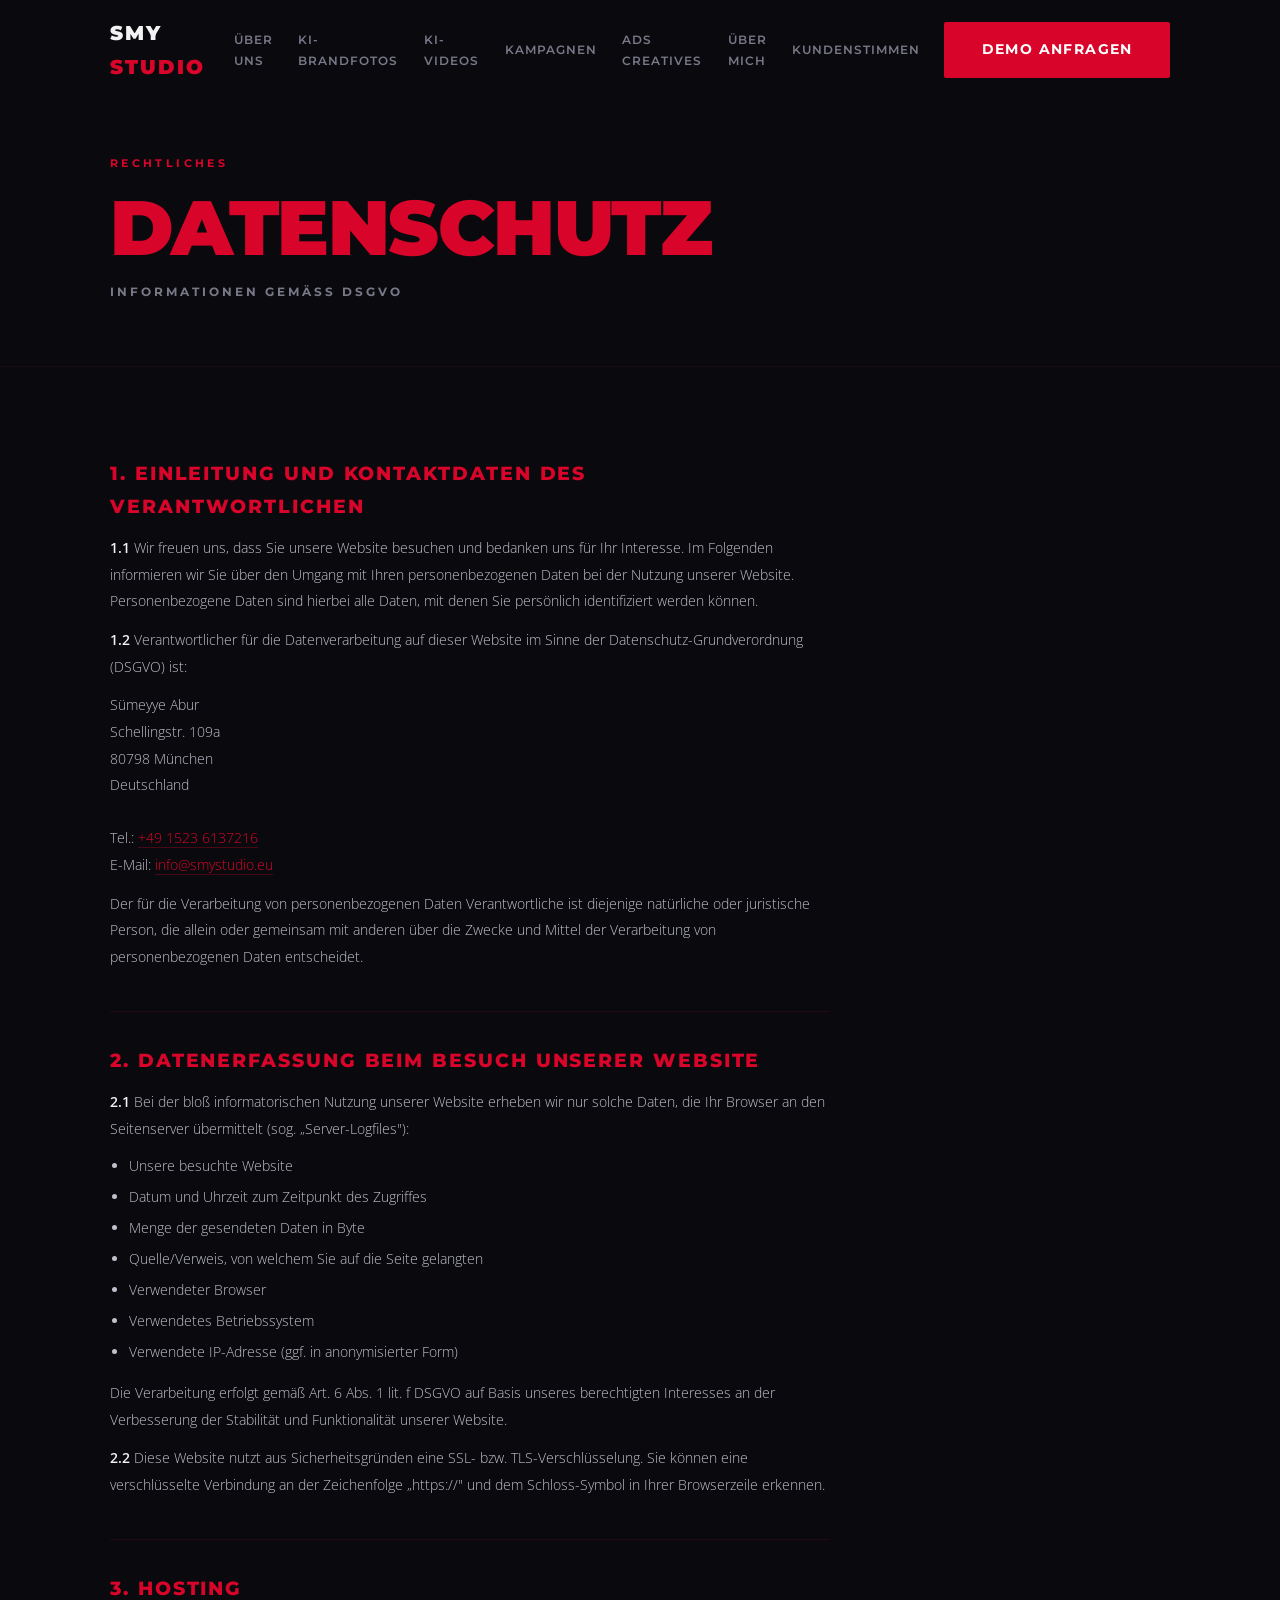
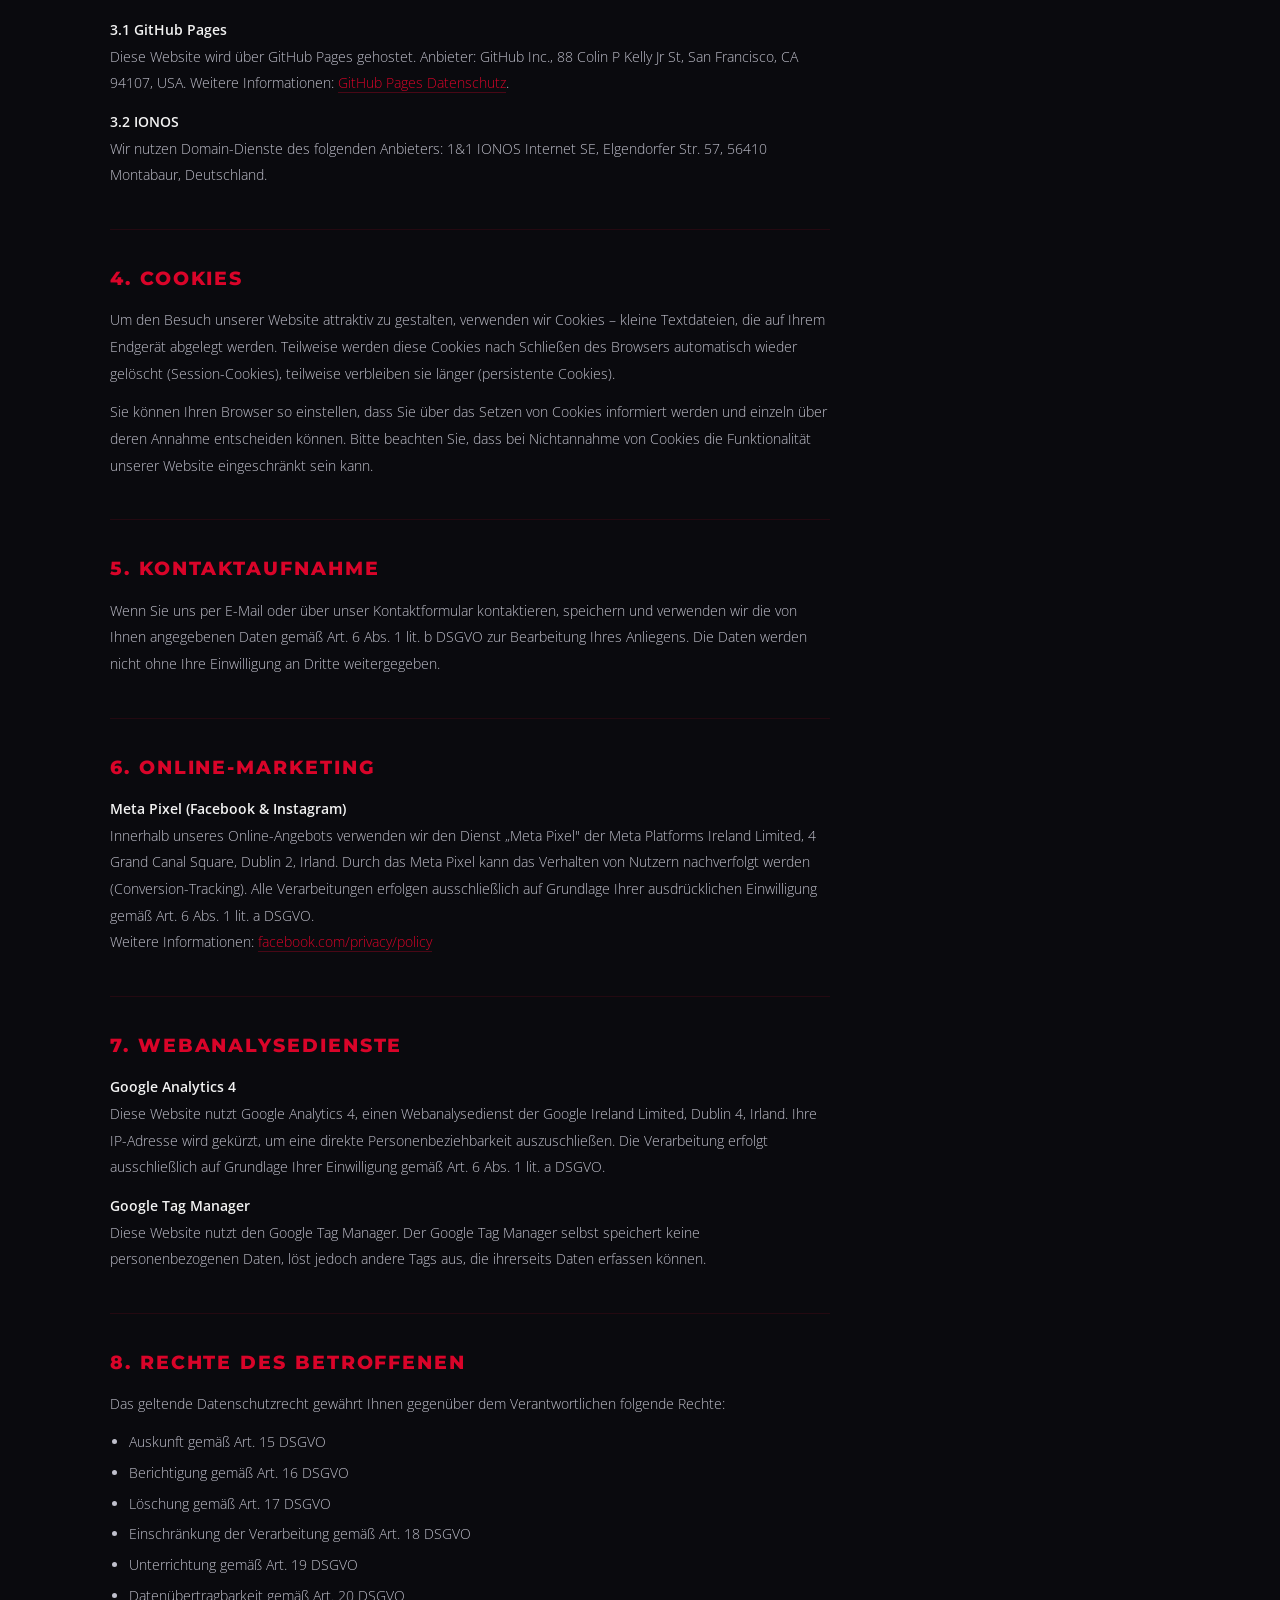
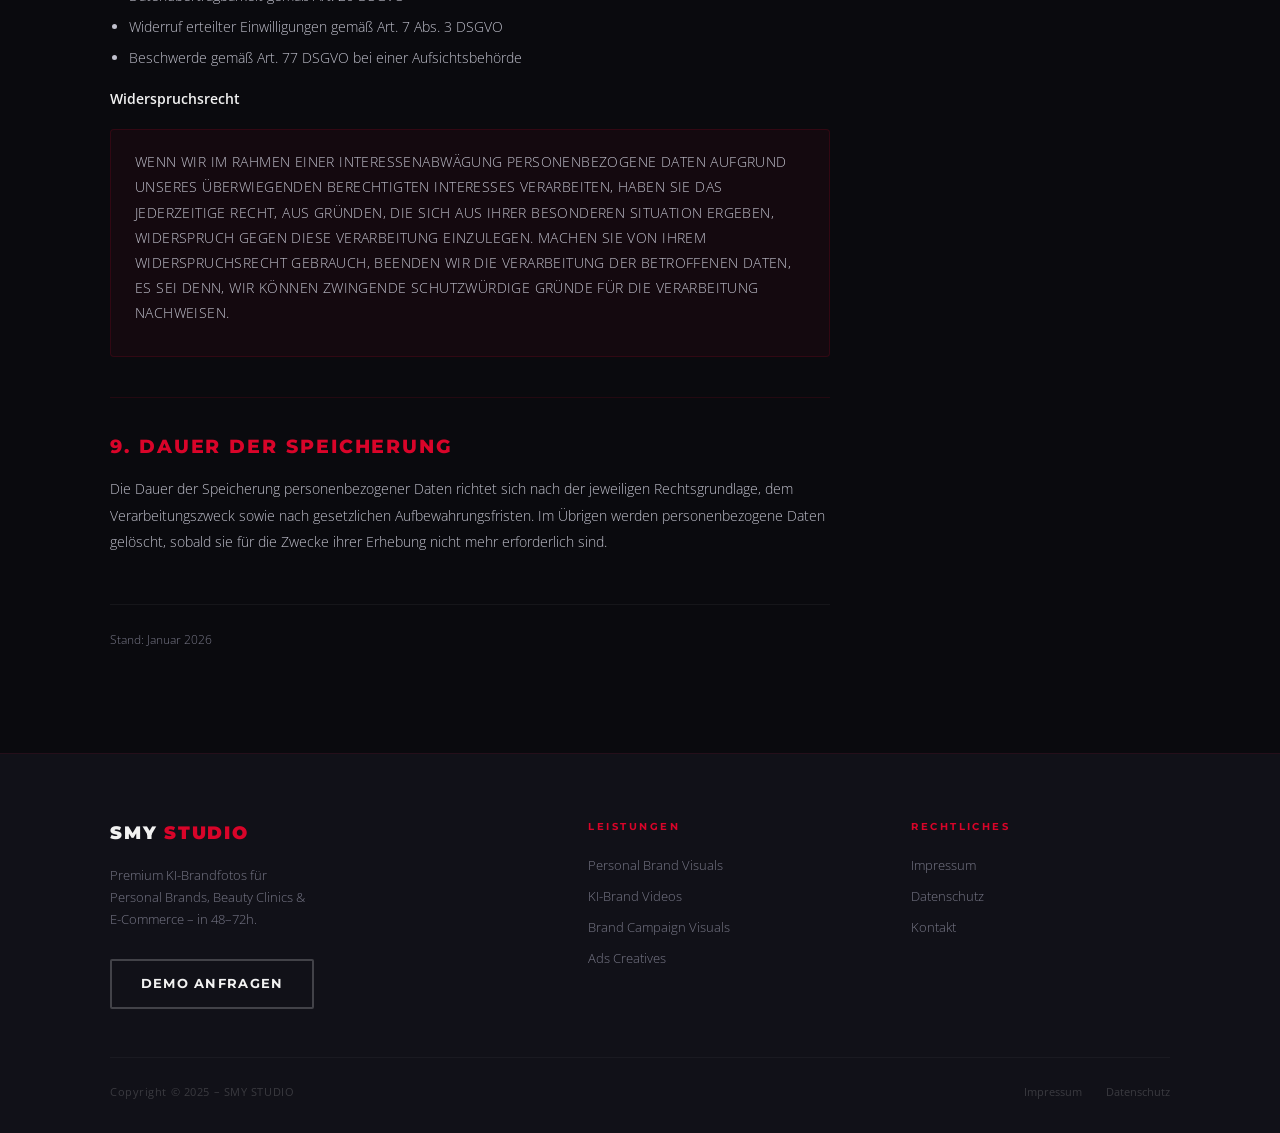
<file: datenschutz.html>
<!DOCTYPE html>
<html lang="de">
<head>
  <meta charset="UTF-8">
  <meta name="viewport" content="width=device-width, initial-scale=1.0">
  <title>Datenschutz – SMY STUDIO</title>
  <meta name="description" content="Datenschutzerklärung – SMY STUDIO, KI-Brandfotos & KI-Videos, München.">
  <link rel="preconnect" href="https://fonts.googleapis.com">
  <link rel="preconnect" href="https://fonts.gstatic.com" crossorigin>
  <link href="https://fonts.googleapis.com/css2?family=Montserrat:wght@400;500;600;700;800;900&family=Open+Sans:ital,wght@0,300;0,400;0,600;1,300;1,400&display=swap" rel="stylesheet">
  <link rel="stylesheet" href="style.css">
</head>
<body>

  <div id="header-placeholder"></div>

  <!-- ══ HERO ══ -->
  <section class="imp-hero">
    <div class="wrap">
      <span class="section-label">Rechtliches</span>
      <h1>Datenschutz</h1>
      <p>Informationen gemäß DSGVO</p>
    </div>
  </section>

  <!-- ══ INHALT ══ -->
  <section class="imp-body">
    <div class="wrap">
      <div class="imp-content">

        <h2>1. Einleitung und Kontaktdaten des Verantwortlichen</h2>
        <p><strong>1.1</strong> Wir freuen uns, dass Sie unsere Website besuchen und bedanken uns für Ihr Interesse. Im Folgenden informieren wir Sie über den Umgang mit Ihren personenbezogenen Daten bei der Nutzung unserer Website. Personenbezogene Daten sind hierbei alle Daten, mit denen Sie persönlich identifiziert werden können.</p>
        <p><strong>1.2</strong> Verantwortlicher für die Datenverarbeitung auf dieser Website im Sinne der Datenschutz-Grundverordnung (DSGVO) ist:</p>
        <p>
          Sümeyye Abur<br>
          Schellingstr. 109a<br>
          80798 München<br>
          Deutschland<br><br>
          Tel.: <a href="tel:+4915236137216">+49 1523 6137216</a><br>
          E-Mail: <a href="mailto:info@smystudio.eu">info@smystudio.eu</a>
        </p>
        <p>Der für die Verarbeitung von personenbezogenen Daten Verantwortliche ist diejenige natürliche oder juristische Person, die allein oder gemeinsam mit anderen über die Zwecke und Mittel der Verarbeitung von personenbezogenen Daten entscheidet.</p>

        <h2>2. Datenerfassung beim Besuch unserer Website</h2>
        <p><strong>2.1</strong> Bei der bloß informatorischen Nutzung unserer Website erheben wir nur solche Daten, die Ihr Browser an den Seitenserver übermittelt (sog. „Server-Logfiles"):</p>
        <ul>
          <li>Unsere besuchte Website</li>
          <li>Datum und Uhrzeit zum Zeitpunkt des Zugriffes</li>
          <li>Menge der gesendeten Daten in Byte</li>
          <li>Quelle/Verweis, von welchem Sie auf die Seite gelangten</li>
          <li>Verwendeter Browser</li>
          <li>Verwendetes Betriebssystem</li>
          <li>Verwendete IP-Adresse (ggf. in anonymisierter Form)</li>
        </ul>
        <p>Die Verarbeitung erfolgt gemäß Art. 6 Abs. 1 lit. f DSGVO auf Basis unseres berechtigten Interesses an der Verbesserung der Stabilität und Funktionalität unserer Website.</p>
        <p><strong>2.2</strong> Diese Website nutzt aus Sicherheitsgründen eine SSL- bzw. TLS-Verschlüsselung. Sie können eine verschlüsselte Verbindung an der Zeichenfolge „https://" und dem Schloss-Symbol in Ihrer Browserzeile erkennen.</p>

        <h2>3. Hosting</h2>
        <p><strong>3.1 GitHub Pages</strong><br>
        Diese Website wird über GitHub Pages gehostet. Anbieter: GitHub Inc., 88 Colin P Kelly Jr St, San Francisco, CA 94107, USA. Weitere Informationen: <a href="https://docs.github.com/en/pages/getting-started-with-github-pages/about-github-pages#data-collection" target="_blank" rel="noopener">GitHub Pages Datenschutz</a>.</p>
        <p><strong>3.2 IONOS</strong><br>
        Wir nutzen Domain-Dienste des folgenden Anbieters: 1&1 IONOS Internet SE, Elgendorfer Str. 57, 56410 Montabaur, Deutschland.</p>

        <h2>4. Cookies</h2>
        <p>Um den Besuch unserer Website attraktiv zu gestalten, verwenden wir Cookies – kleine Textdateien, die auf Ihrem Endgerät abgelegt werden. Teilweise werden diese Cookies nach Schließen des Browsers automatisch wieder gelöscht (Session-Cookies), teilweise verbleiben sie länger (persistente Cookies).</p>
        <p>Sie können Ihren Browser so einstellen, dass Sie über das Setzen von Cookies informiert werden und einzeln über deren Annahme entscheiden können. Bitte beachten Sie, dass bei Nichtannahme von Cookies die Funktionalität unserer Website eingeschränkt sein kann.</p>

        <h2>5. Kontaktaufnahme</h2>
        <p>Wenn Sie uns per E-Mail oder über unser Kontaktformular kontaktieren, speichern und verwenden wir die von Ihnen angegebenen Daten gemäß Art. 6 Abs. 1 lit. b DSGVO zur Bearbeitung Ihres Anliegens. Die Daten werden nicht ohne Ihre Einwilligung an Dritte weitergegeben.</p>

        <h2>6. Online-Marketing</h2>
        <p><strong>Meta Pixel (Facebook & Instagram)</strong><br>
        Innerhalb unseres Online-Angebots verwenden wir den Dienst „Meta Pixel" der Meta Platforms Ireland Limited, 4 Grand Canal Square, Dublin 2, Irland. Durch das Meta Pixel kann das Verhalten von Nutzern nachverfolgt werden (Conversion-Tracking). Alle Verarbeitungen erfolgen ausschließlich auf Grundlage Ihrer ausdrücklichen Einwilligung gemäß Art. 6 Abs. 1 lit. a DSGVO.<br>
        Weitere Informationen: <a href="https://www.facebook.com/privacy/policy" target="_blank" rel="noopener">facebook.com/privacy/policy</a></p>

        <h2>7. Webanalysedienste</h2>
        <p><strong>Google Analytics 4</strong><br>
        Diese Website nutzt Google Analytics 4, einen Webanalysedienst der Google Ireland Limited, Dublin 4, Irland. Ihre IP-Adresse wird gekürzt, um eine direkte Personenbeziehbarkeit auszuschließen. Die Verarbeitung erfolgt ausschließlich auf Grundlage Ihrer Einwilligung gemäß Art. 6 Abs. 1 lit. a DSGVO.</p>
        <p><strong>Google Tag Manager</strong><br>
        Diese Website nutzt den Google Tag Manager. Der Google Tag Manager selbst speichert keine personenbezogenen Daten, löst jedoch andere Tags aus, die ihrerseits Daten erfassen können.</p>

        <h2>8. Rechte des Betroffenen</h2>
        <p>Das geltende Datenschutzrecht gewährt Ihnen gegenüber dem Verantwortlichen folgende Rechte:</p>
        <ul>
          <li>Auskunft gemäß Art. 15 DSGVO</li>
          <li>Berichtigung gemäß Art. 16 DSGVO</li>
          <li>Löschung gemäß Art. 17 DSGVO</li>
          <li>Einschränkung der Verarbeitung gemäß Art. 18 DSGVO</li>
          <li>Unterrichtung gemäß Art. 19 DSGVO</li>
          <li>Datenübertragbarkeit gemäß Art. 20 DSGVO</li>
          <li>Widerruf erteilter Einwilligungen gemäß Art. 7 Abs. 3 DSGVO</li>
          <li>Beschwerde gemäß Art. 77 DSGVO bei einer Aufsichtsbehörde</li>
        </ul>
        <p><strong>Widerspruchsrecht</strong></p>
        <div class="imp-widerspruch">
          <p>WENN WIR IM RAHMEN EINER INTERESSENABWÄGUNG PERSONENBEZOGENE DATEN AUFGRUND UNSERES ÜBERWIEGENDEN BERECHTIGTEN INTERESSES VERARBEITEN, HABEN SIE DAS JEDERZEITIGE RECHT, AUS GRÜNDEN, DIE SICH AUS IHRER BESONDEREN SITUATION ERGEBEN, WIDERSPRUCH GEGEN DIESE VERARBEITUNG EINZULEGEN. MACHEN SIE VON IHREM WIDERSPRUCHSRECHT GEBRAUCH, BEENDEN WIR DIE VERARBEITUNG DER BETROFFENEN DATEN, ES SEI DENN, WIR KÖNNEN ZWINGENDE SCHUTZWÜRDIGE GRÜNDE FÜR DIE VERARBEITUNG NACHWEISEN.</p>
        </div>

        <h2>9. Dauer der Speicherung</h2>
        <p>Die Dauer der Speicherung personenbezogener Daten richtet sich nach der jeweiligen Rechtsgrundlage, dem Verarbeitungszweck sowie nach gesetzlichen Aufbewahrungsfristen. Im Übrigen werden personenbezogene Daten gelöscht, sobald sie für die Zwecke ihrer Erhebung nicht mehr erforderlich sind.</p>

        <p class="imp-stand">Stand: Januar 2026</p>

      </div>
    </div>
  </section>

  <div id="footer-placeholder"></div>

  <script src="main.js"></script>
</body>
</html>
</file>
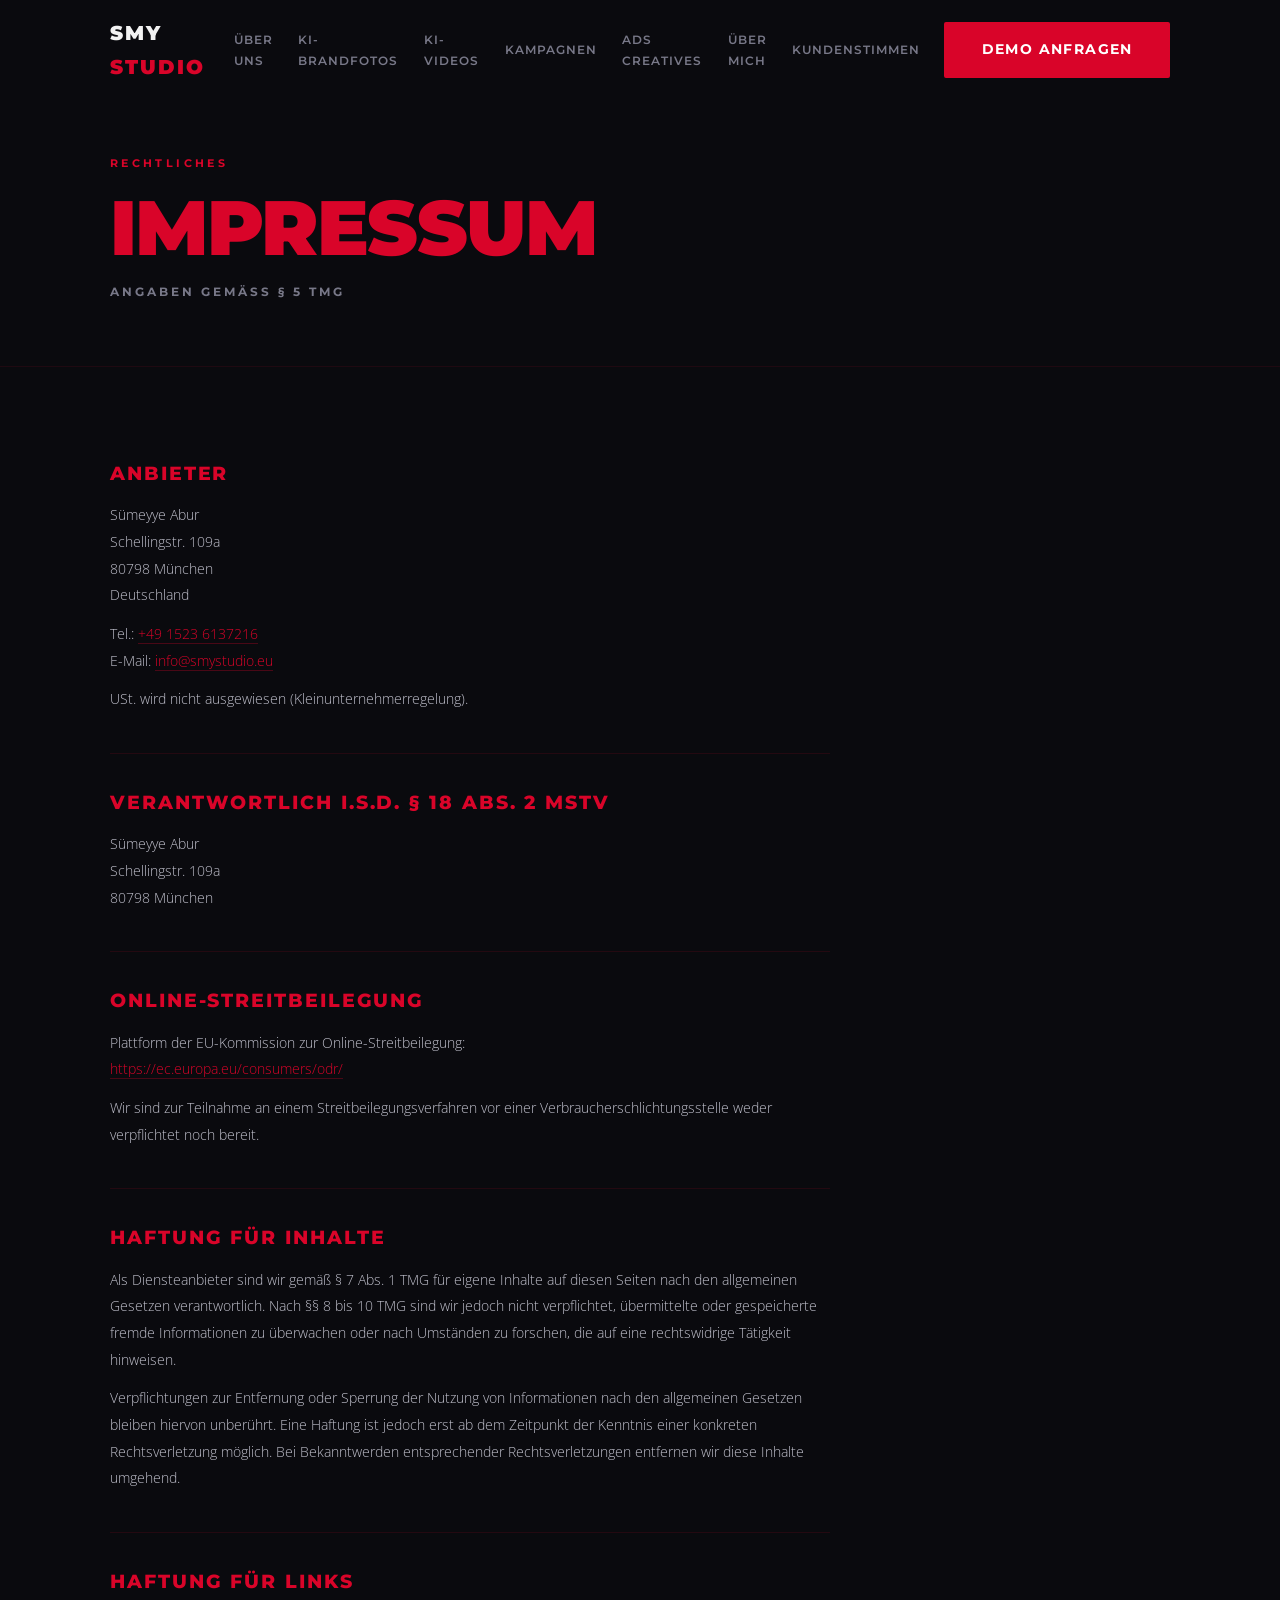
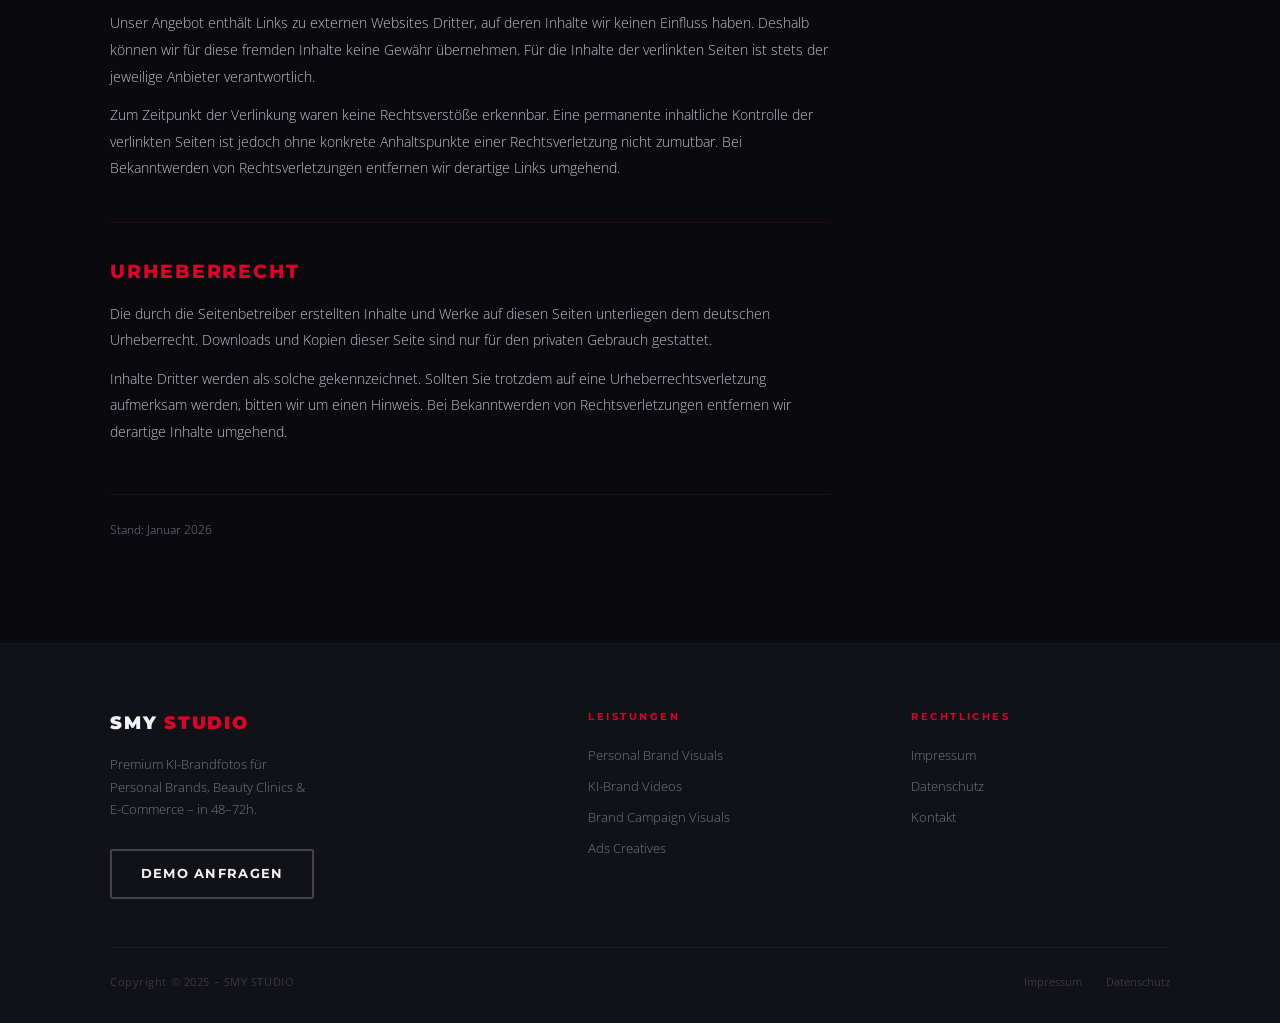
<file: impressum.html>
<!DOCTYPE html>
<html lang="de">
<head>
  <meta charset="UTF-8">
  <meta name="viewport" content="width=device-width, initial-scale=1.0">
  <title>Impressum – SMY STUDIO</title>
  <meta name="description" content="Impressum – SMY STUDIO, KI-Brandfotos & KI-Videos, München.">
  <link rel="preconnect" href="https://fonts.googleapis.com">
  <link rel="preconnect" href="https://fonts.gstatic.com" crossorigin>
  <link href="https://fonts.googleapis.com/css2?family=Montserrat:wght@400;500;600;700;800;900&family=Open+Sans:ital,wght@0,300;0,400;0,600;1,300;1,400&display=swap" rel="stylesheet">
  <link rel="stylesheet" href="style.css">
</head>
<body>

  <div id="header-placeholder"></div>

  <!-- ══ HERO ══ -->
  <section class="imp-hero">
    <div class="wrap">
      <span class="section-label">Rechtliches</span>
      <h1>Impressum</h1>
      <p>Angaben gemäß § 5 TMG</p>
    </div>
  </section>

  <!-- ══ INHALT ══ -->
  <section class="imp-body">
    <div class="wrap">
      <div class="imp-content">

        <h2>Anbieter</h2>
        <p>
          Sümeyye Abur<br>
          Schellingstr. 109a<br>
          80798 München<br>
          Deutschland
        </p>
        <p>
          Tel.: <a href="tel:+4915236137216">+49 1523 6137216</a><br>
          E-Mail: <a href="mailto:info@smystudio.eu">info@smystudio.eu</a>
        </p>
        <p>USt. wird nicht ausgewiesen (Kleinunternehmerregelung).</p>

        <h2>Verantwortlich i.S.d. § 18 Abs. 2 MStV</h2>
        <p>
          Sümeyye Abur<br>
          Schellingstr. 109a<br>
          80798 München
        </p>

        <h2>Online-Streitbeilegung</h2>
        <p>
          Plattform der EU-Kommission zur Online-Streitbeilegung:<br>
          <a href="https://ec.europa.eu/consumers/odr/" target="_blank" rel="noopener">https://ec.europa.eu/consumers/odr/</a>
        </p>
        <p>Wir sind zur Teilnahme an einem Streitbeilegungsverfahren vor einer Verbraucherschlichtungsstelle weder verpflichtet noch bereit.</p>

        <h2>Haftung für Inhalte</h2>
        <p>Als Diensteanbieter sind wir gemäß § 7 Abs. 1 TMG für eigene Inhalte auf diesen Seiten nach den allgemeinen Gesetzen verantwortlich. Nach §§ 8 bis 10 TMG sind wir jedoch nicht verpflichtet, übermittelte oder gespeicherte fremde Informationen zu überwachen oder nach Umständen zu forschen, die auf eine rechtswidrige Tätigkeit hinweisen.</p>
        <p>Verpflichtungen zur Entfernung oder Sperrung der Nutzung von Informationen nach den allgemeinen Gesetzen bleiben hiervon unberührt. Eine Haftung ist jedoch erst ab dem Zeitpunkt der Kenntnis einer konkreten Rechtsverletzung möglich. Bei Bekanntwerden entsprechender Rechtsverletzungen entfernen wir diese Inhalte umgehend.</p>

        <h2>Haftung für Links</h2>
        <p>Unser Angebot enthält Links zu externen Websites Dritter, auf deren Inhalte wir keinen Einfluss haben. Deshalb können wir für diese fremden Inhalte keine Gewähr übernehmen. Für die Inhalte der verlinkten Seiten ist stets der jeweilige Anbieter verantwortlich.</p>
        <p>Zum Zeitpunkt der Verlinkung waren keine Rechtsverstöße erkennbar. Eine permanente inhaltliche Kontrolle der verlinkten Seiten ist jedoch ohne konkrete Anhaltspunkte einer Rechtsverletzung nicht zumutbar. Bei Bekanntwerden von Rechtsverletzungen entfernen wir derartige Links umgehend.</p>

        <h2>Urheberrecht</h2>
        <p>Die durch die Seitenbetreiber erstellten Inhalte und Werke auf diesen Seiten unterliegen dem deutschen Urheberrecht. Downloads und Kopien dieser Seite sind nur für den privaten Gebrauch gestattet.</p>
        <p>Inhalte Dritter werden als solche gekennzeichnet. Sollten Sie trotzdem auf eine Urheberrechtsverletzung aufmerksam werden, bitten wir um einen Hinweis. Bei Bekanntwerden von Rechtsverletzungen entfernen wir derartige Inhalte umgehend.</p>

        <p class="imp-stand">Stand: Januar 2026</p>

      </div>
    </div>
  </section>

  <div id="footer-placeholder"></div>

  <script src="main.js"></script>
</body>
</html>
</file>
<file: style.css>
/* ══ RESET ══ */
*,*::before,*::after{box-sizing:border-box;margin:0;padding:0}
:root{
  --r:#d90429;--r2:#a8001e;--rg:rgba(217,4,41,.12);
  --bk:#0a0a0e;--bk2:#111118;--bk3:#18181f;
  --w:#f2f2f2;--w2:#c0c0cc;--w3:#787888;
  --h:'Montserrat',sans-serif;--b:'Open Sans',sans-serif;
  --ease:cubic-bezier(.25,.46,.45,.94);
}
html{scroll-behavior:smooth}
body{background:var(--bk);color:var(--w);font-family:var(--b);line-height:1.7;overflow-x:hidden}
a{color:inherit;text-decoration:none}ul{list-style:none}
.wrap{max-width:1140px;margin:0 auto;padding:0 clamp(1.25rem,4vw,2.5rem)}
p{font-size:clamp(.95rem,1.15vw,1.02rem);line-height:1.8;font-weight:300;color:var(--w2)}

/* ── REVEAL ── */
.rv{opacity:0;transform:translateY(22px);transition:opacity .65s var(--ease),transform .65s var(--ease)}
.rv.on{opacity:1;transform:translateY(0)}
.d1{transition-delay:.12s}.d2{transition-delay:.22s}.d3{transition-delay:.34s}.d4{transition-delay:.46s}

/* ── BUTTONS ── */
.btn{display:inline-flex;align-items:center;gap:.5rem;font-family:var(--h);font-size:.88rem;font-weight:700;letter-spacing:.1em;text-transform:uppercase;padding:.9rem 2.2rem;border-radius:2px;cursor:pointer;transition:all .2s var(--ease);border:2px solid transparent;white-space:nowrap}
.btn-r{background:var(--r);color:#fff;border-color:var(--r)}
.btn-r:hover{background:var(--r2);border-color:var(--r2);transform:translateY(-2px);box-shadow:0 8px 28px var(--rg)}
.btn-ol{background:transparent;color:var(--w);border-color:rgba(242,242,242,.22)}
.btn-ol:hover{border-color:var(--r);color:var(--r)}
.cta-block{display:flex;flex-wrap:wrap;align-items:center;gap:1.2rem;margin-top:2rem}
.cta-meta{display:flex;flex-direction:column;gap:.2rem}
.cta-meta span{font-size:.75rem;color:var(--w3);letter-spacing:.04em}
.cta-meta span:first-child{font-family:var(--h);font-size:.8rem;font-weight:700;color:var(--w2)}

/* ── HEADER ── */
#hdr{position:fixed;top:0;left:0;right:0;z-index:999;padding:1rem 0;transition:background .35s,padding .3s,border-color .35s;border-bottom:1px solid transparent}
#hdr.sc{background:rgba(10,10,14,.96);backdrop-filter:blur(20px);-webkit-backdrop-filter:blur(20px);padding:.65rem 0;border-bottom-color:rgba(217,4,41,.15)}
.hi{display:flex;align-items:center;justify-content:space-between;gap:1.5rem}
.logo{font-family:var(--h);font-size:1.25rem;font-weight:900;letter-spacing:.1em;text-transform:uppercase}
.logo em{color:var(--r);font-style:normal}
.nd{display:flex;align-items:center;gap:1.6rem}
.nd a{font-family:var(--h);font-size:.78rem;font-weight:600;letter-spacing:.08em;text-transform:uppercase;color:var(--w3);transition:color .2s}
.nd a:hover{color:var(--r)}
.brg{display:none;flex-direction:column;gap:5px;cursor:pointer;background:none;border:none;padding:4px}
.brg span{display:block;width:24px;height:2px;background:var(--w);transition:all .3s}
.brg.on span:nth-child(1){transform:translateY(7px) rotate(45deg)}
.brg.on span:nth-child(2){opacity:0}
.brg.on span:nth-child(3){transform:translateY(-7px) rotate(-45deg)}
.dov{position:fixed;inset:0;background:rgba(0,0,0,.85);z-index:998;opacity:0;pointer-events:none;transition:opacity .35s}
.dov.on{opacity:1;pointer-events:all}
.drw{position:fixed;top:0;right:-100%;bottom:0;width:min(300px,88vw);background:var(--bk2);border-left:1px solid rgba(217,4,41,.15);z-index:999;transition:right .38s var(--ease);padding:5rem 2rem 2rem;display:flex;flex-direction:column;gap:1rem}
.drw.on{right:0}
.drw a{font-family:var(--h);font-size:1.5rem;font-weight:700;text-transform:uppercase;color:var(--w);border-bottom:1px solid rgba(255,255,255,.06);padding-bottom:.8rem;transition:color .2s}
.drw a:hover{color:var(--r)}

/* ══════════════════════════
   HERO – wie TPA: zentriert, riesiges H1 in ROT, Tagline, dann großes Bild
══════════════════════════ */
#hero{
  min-height:100vh;padding-top:80px;
  background:var(--bk);
  display:flex;flex-direction:column;
  align-items:center;justify-content:center;
  text-align:center;
  position:relative;overflow:hidden;
}
/* subtle radial glow wie TPA */
#hero::before{
  content:'';position:absolute;inset:0;
  background:radial-gradient(ellipse 80% 60% at 50% 60%,rgba(217,4,41,.07) 0%,transparent 70%);
  pointer-events:none;
}
.hero-inner{
  position:relative;z-index:1;
  display:flex;flex-direction:column;
  align-items:center;
  width:100%;
}
.hero-h1{
  font-family:var(--h);
  font-size:clamp(2.8rem,8vw,8rem);
  font-weight:900;
  line-height:.95;
  text-transform:uppercase;
  letter-spacing:-.02em;
  color:var(--r);
  margin-bottom:1rem;
  padding:0 clamp(1rem,4vw,2rem);
}
.hero-tagline{
  font-family:var(--h);
  font-size:clamp(.85rem,1.6vw,1.15rem);
  font-weight:700;
  letter-spacing:.12em;
  text-transform:uppercase;
  color:var(--r);
  margin-bottom:1.4rem;
}
.hero-wlwl{
  font-family:var(--h);
  font-size:clamp(.8rem,1.2vw,.95rem);
  font-weight:700;
  letter-spacing:.22em;
  text-transform:uppercase;
  color:var(--w2);
  margin-bottom:clamp(2rem,4vw,3.5rem);
}
/* Das große Bild / Mockup */
.hero-mockup{
  width:100%;
  max-width:900px;
  margin:0 auto;
  position:relative;
}
.hero-mockup-inner{
  width:100%;
  aspect-ratio:16/9;
  background:linear-gradient(145deg,#0d0005 0%,#1e0008 30%,#150010 60%,#080008 100%);
  border-radius:6px;
  position:relative;
  overflow:hidden;
  box-shadow:0 40px 120px rgba(0,0,0,.8),0 0 0 1px rgba(217,4,41,.08);
}
/* Glow unter dem Mockup */
.hero-mockup::after{
  content:'';
  position:absolute;
  bottom:-60px;left:50%;transform:translateX(-50%);
  width:70%;height:60px;
  background:radial-gradient(ellipse,rgba(217,4,41,.2) 0%,transparent 70%);
  filter:blur(20px);
  pointer-events:none;
}
/* Mockup Inhalt: Social-Media-Karten-Mockup wie TPA */
.mockup-cards{
  position:absolute;inset:0;
  display:flex;align-items:center;justify-content:center;
  gap:clamp(.5rem,2vw,1.5rem);
  padding:clamp(1rem,3vw,2.5rem);
}
.mock-card{
  background:rgba(255,255,255,.96);
  border-radius:8px;
  flex:1;
  max-width:260px;
  overflow:hidden;
  box-shadow:0 8px 32px rgba(0,0,0,.6);
  transform-origin:center;
}
.mock-card:nth-child(1){transform:rotate(-4deg) translateY(8px);z-index:1}
.mock-card:nth-child(2){transform:rotate(0deg) translateY(-10px);z-index:3;flex:1.2}
.mock-card:nth-child(3){transform:rotate(3deg) translateY(6px);z-index:2}
.mock-card-hd{
  background:#f5f5f5;
  padding:.5rem .7rem;
  display:flex;align-items:center;gap:.5rem;
  border-bottom:1px solid #e8e8e8;
}
.mock-av{
  width:28px;height:28px;border-radius:50%;
  background:linear-gradient(135deg,var(--r),#ff6b6b);
  flex-shrink:0;display:flex;align-items:center;justify-content:center;
  font-family:var(--h);font-size:.5rem;font-weight:900;color:#fff;
}
.mock-uname{font-family:var(--h);font-size:.6rem;font-weight:700;color:#111;line-height:1.2}
.mock-sub{font-size:.48rem;color:#888;font-family:sans-serif}
.mock-body{padding:.6rem .7rem}
.mock-stat{font-family:var(--h);font-size:1rem;font-weight:900;color:#111;line-height:1}
.mock-stat-l{font-size:.48rem;color:#666;font-family:sans-serif;margin-top:.1rem}
.mock-img{width:100%;height:55px;background:linear-gradient(135deg,rgba(217,4,41,.15),rgba(217,4,41,.05));position:relative;overflow:hidden;margin-top:.4rem;border-radius:3px}
.mock-img::after{content:'';position:absolute;inset:0;background:linear-gradient(135deg,rgba(217,4,41,.2),transparent)}
.mock-btn{
  display:block;margin:.5rem .7rem .6rem;
  background:var(--r);color:#fff;
  font-family:var(--h);font-size:.55rem;font-weight:700;
  letter-spacing:.05em;text-transform:uppercase;
  padding:.3rem .6rem;border-radius:3px;text-align:center;
}
/* SMY Studio Logo watermark im Mockup */
.mockup-wm{
  position:absolute;bottom:1.2rem;left:50%;transform:translateX(-50%);
  font-family:var(--h);font-size:clamp(.6rem,1.2vw,.85rem);font-weight:900;
  letter-spacing:.3em;text-transform:uppercase;
  color:rgba(217,4,41,.35);
  white-space:nowrap;
  z-index:10;
}
/* Rating unterhalb */
.stars{display:flex;gap:2px}
.st{width:14px;height:14px;fill:var(--r)}
.rating-block{display:flex;align-items:center;justify-content:center;gap:.8rem;margin-top:clamp(1.5rem,3vw,2.5rem)}
.rating-txt{font-size:.82rem;color:var(--w2);font-weight:300}
.rating-txt strong{color:var(--w);font-weight:600}

/* ── LOGO BAR ── */
.logo-bar{background:var(--bk2);border-top:1px solid rgba(217,4,41,.1);border-bottom:1px solid rgba(217,4,41,.1);padding:1.2rem 0}
.lb-inner{display:flex;align-items:center;justify-content:space-between;flex-wrap:wrap;gap:1.5rem}
.lb-label{font-family:var(--h);font-size:.68rem;font-weight:700;letter-spacing:.2em;text-transform:uppercase;color:var(--w3);opacity:.5;white-space:nowrap}
.lb-logos{display:flex;align-items:center;gap:clamp(1.2rem,3vw,2.5rem);flex-wrap:wrap}
.lb-logos span{font-family:var(--h);font-size:.78rem;font-weight:700;letter-spacing:.12em;text-transform:uppercase;color:var(--w3);opacity:.32;transition:opacity .2s}
.lb-logos span:hover{opacity:.7}

/* ══════════════════════════
   MISSION – wie TPA: zentriert, dann CTA
══════════════════════════ */
#mission{background:var(--bk);padding:clamp(5rem,8vw,9rem) 0}
.mission-wrap{max-width:820px;margin:0 auto;text-align:center}
.section-label{font-family:var(--h);font-size:.7rem;font-weight:700;letter-spacing:.3em;text-transform:uppercase;color:var(--r);display:block;margin-bottom:1.2rem}
.mission-h2{font-family:var(--h);font-size:clamp(2rem,4.5vw,3.8rem);font-weight:900;text-transform:uppercase;line-height:1.05;margin-bottom:1.8rem}
.mission-h2 em{color:var(--r);font-style:normal}
.mission-text{font-size:clamp(.95rem,1.2vw,1.05rem);color:var(--w2);line-height:1.85;font-weight:300;margin-bottom:1.2rem}
.mission-text p{margin-bottom:1rem}
.cta-center{display:flex;flex-direction:column;align-items:center;gap:.4rem;margin-top:2.2rem}
.cta-badges{display:flex;gap:1.5rem;margin-top:.5rem}
.cta-badge{font-family:var(--h);font-size:.72rem;font-weight:600;letter-spacing:.08em;text-transform:uppercase;color:var(--w3)}

/* ══════════════════════════
   BRIDGE TEXT + BEFORE/AFTER
   wie TPA: "ob du am anfang stehst..."
══════════════════════════ */
#bridge{background:var(--bk2);padding:clamp(4rem,7vw,7rem) 0}
.bridge-inner{max-width:760px;margin:0 auto;text-align:center}
.bridge-h3{font-family:var(--h);font-size:clamp(1.1rem,1.8vw,1.4rem);font-weight:400;text-transform:lowercase;letter-spacing:.01em;color:var(--w3);margin-bottom:1.5rem;font-style:italic}
.bridge-h3 strong{font-weight:700;color:var(--w);font-style:normal}
.bridge-text{font-size:clamp(.92rem,1.15vw,1rem);color:var(--w3);line-height:1.85;font-weight:300}
/* Pfeil */
.bridge-arrow{display:flex;justify-content:center;margin:2.5rem 0;opacity:.5}
.bridge-arrow svg{fill:var(--r)}
/* Before/After Bilder */
.ba-wrap{display:grid;grid-template-columns:1fr 1fr;gap:4px;border-radius:3px;overflow:hidden;max-width:900px;margin:0 auto}
.ba-panel{position:relative;overflow:hidden}
.ba-panel.bef{background:linear-gradient(140deg,#0c0c0c,#181010,#100808)}
.ba-panel.aft{background:linear-gradient(140deg,#1e0008,#3a0012,#1c0008)}
.ba-panel svg{position:absolute;inset:0;width:100%;height:100%;opacity:.14}
.ba-label{position:absolute;bottom:1.2rem;left:1.2rem;font-family:var(--h);font-size:.68rem;font-weight:700;letter-spacing:.18em;text-transform:uppercase;padding:.28rem .75rem;border-radius:2px;z-index:1}
.ba-panel.bef .ba-label{background:rgba(255,255,255,.07);color:rgba(242,242,242,.5)}
.ba-panel.aft .ba-label{background:var(--r);color:#fff}
.ba-panel.aft::before{content:'';position:absolute;top:0;left:0;bottom:0;width:3px;background:var(--r);z-index:2}

/* ══════════════════════════
   ANGEBOT BLÖCKE – exakt wie TPA
   links Bild, rechts Text ODER umgekehrt
   mit kleinen fetten Features
══════════════════════════ */
.offer-section{padding:clamp(5rem,8vw,8rem) 0;border-top:1px solid rgba(217,4,41,.08)}
.offer-layout{display:grid;grid-template-columns:1fr 1fr;gap:clamp(3rem,6vw,7rem);align-items:center}
.offer-layout.flip .offer-img{order:-1}
.offer-img{border-radius:3px;overflow:hidden;position:relative;min-height:clamp(320px,40vw,520px)}
.offer-img svg{position:absolute;inset:0;width:100%;height:100%;opacity:.15}
.offer-img::after{content:'';position:absolute;inset:0;background:linear-gradient(to bottom right,transparent 40%,rgba(217,4,41,.06))}
/* Red top border accent on image */
.offer-img::before{content:'';position:absolute;top:0;left:0;right:0;height:3px;background:var(--r);z-index:1;opacity:.7}
.offer-label{font-family:var(--h);font-size:.68rem;font-weight:700;letter-spacing:.28em;text-transform:uppercase;color:var(--r);display:block;margin-bottom:.8rem}
.offer-h4{font-family:var(--h);font-size:clamp(1.6rem,2.8vw,2.4rem);font-weight:900;text-transform:uppercase;line-height:1.08;margin-bottom:.5rem}
.offer-subtitle{font-family:var(--h);font-size:clamp(.92rem,1.3vw,1rem);font-weight:600;color:var(--w2);margin-bottom:1.5rem;text-transform:uppercase;letter-spacing:.03em}
.offer-text{font-size:clamp(.92rem,1.15vw,1rem);color:var(--w2);line-height:1.85;font-weight:300;margin-bottom:1.8rem}
/* Feature Liste exakt wie TPA: bold label: beschreibung */
.offer-feats{display:flex;flex-direction:column;gap:.8rem;margin-bottom:2rem}
.offer-feats li{font-size:clamp(.88rem,1.1vw,.96rem);color:var(--w2);line-height:1.6;font-weight:300}
.offer-feats li strong{color:var(--w);font-weight:700}

/* ══════════════════════════
   KRISENFEST – Statistik Abschnitt
══════════════════════════ */
#krisenfest{background:var(--bk2);padding:clamp(5rem,8vw,8rem) 0;border-top:1px solid rgba(217,4,41,.08)}
.kf-layout{display:grid;grid-template-columns:1fr 1fr;gap:clamp(3rem,6vw,7rem);align-items:center}
.kf-img{border-radius:3px;overflow:hidden;min-height:clamp(320px,38vw,480px);position:relative}
.kf-img svg{position:absolute;inset:0;width:100%;height:100%;opacity:.15}
.kf-img::before{content:'';position:absolute;top:0;left:0;right:0;height:3px;background:var(--r);opacity:.7}
.kf-h{font-family:var(--h);font-size:clamp(1.6rem,2.8vw,2.4rem);font-weight:900;text-transform:uppercase;line-height:1.08;margin-bottom:.5rem}
.kf-sub{font-family:var(--h);font-size:clamp(.88rem,1.2vw,.95rem);font-weight:600;color:var(--w2);margin-bottom:1.8rem;text-transform:uppercase;letter-spacing:.03em}
.kf-stats{display:flex;flex-direction:column;gap:1.4rem;margin-bottom:2rem}
.kf-stat{border-left:3px solid var(--r);padding-left:1.2rem}
.kf-stat-n{font-family:var(--h);font-size:clamp(1.6rem,2.5vw,2.2rem);font-weight:900;color:var(--r);line-height:1}
.kf-stat-l{font-size:.85rem;color:var(--w2);font-weight:300;margin-top:.2rem}

/* ══════════════════════════
   BRIDGE 2 – "...wenn du noch am Anfang stehst..."
══════════════════════════ */
#bridge2{background:var(--bk);padding:clamp(3rem,5vw,5rem) 0;border-top:1px solid rgba(217,4,41,.08)}
.bridge2-inner{max-width:760px;margin:0 auto;text-align:center}
.bridge2-inner h3{font-family:var(--h);font-size:clamp(1rem,1.6vw,1.3rem);font-weight:400;text-transform:lowercase;color:var(--w3);line-height:1.5;font-style:italic}
.bridge2-inner h3 strong{font-weight:700;color:var(--w);font-style:normal}

/* ══════════════════════════
   TEAM – wie TPA: alternierend Foto + Text
══════════════════════════ */
#team{background:var(--bk2);padding:clamp(5rem,8vw,8rem) 0;border-top:1px solid rgba(217,4,41,.08)}
.team-heading{text-align:center;max-width:680px;margin:0 auto clamp(3rem,5vw,5rem)}
.team-heading h3{font-family:var(--h);font-size:clamp(1.2rem,2vw,1.6rem);font-weight:700;text-transform:uppercase;letter-spacing:.04em;color:var(--w);margin-bottom:.5rem}
.team-heading p{font-size:clamp(.9rem,1.1vw,.98rem);color:var(--w3);font-weight:300}
.team-member{display:grid;grid-template-columns:1fr 1fr;gap:clamp(2.5rem,5vw,6rem);align-items:center;padding:clamp(3rem,5vw,5rem) 0;border-top:1px solid rgba(217,4,41,.08)}
.team-member.flip .tm-photo{order:-1}
.tm-photo{border-radius:3px;overflow:hidden;position:relative;min-height:clamp(260px,35vw,440px)}
.tm-photo svg{position:absolute;inset:0;width:100%;height:100%;opacity:.18}
.tm-photo::before{content:'';position:absolute;top:0;left:0;right:0;height:3px;background:var(--r);opacity:.6;z-index:1}
.tm-role{font-family:var(--h);font-size:.65rem;font-weight:700;letter-spacing:.25em;text-transform:uppercase;color:var(--r);display:block;margin-bottom:.4rem}
.tm-h5{font-family:var(--h);font-size:clamp(1.6rem,3vw,2.4rem);font-weight:900;text-transform:uppercase;margin-bottom:.3rem}
.tm-title{font-family:var(--h);font-size:.78rem;font-weight:500;letter-spacing:.08em;text-transform:uppercase;color:var(--w3);margin-bottom:1.5rem}
.tm-bio{font-size:clamp(.9rem,1.1vw,.98rem);color:var(--w2);line-height:1.8;font-weight:300;margin-bottom:1.5rem}
.tm-creds{display:flex;flex-direction:column;gap:.6rem;margin-bottom:1.8rem}
.tm-creds li{font-size:clamp(.88rem,1.05vw,.95rem);color:var(--w2);font-weight:300;line-height:1.5}
.tm-creds li strong{color:var(--w);font-weight:700}
.tm-stat-row{display:flex;align-items:baseline;gap:.5rem;padding-top:1.2rem;border-top:1px solid rgba(217,4,41,.1)}
.tm-stat-n{font-family:var(--h);font-size:clamp(2.5rem,4vw,3.5rem);font-weight:900;color:var(--r);line-height:1}
.tm-stat-l{font-size:.8rem;color:var(--w3);font-weight:300}

/* ══════════════════════════
   KUNDENSTIMMEN – wie TPA: Video-Karten Grid
══════════════════════════ */
#testi{background:var(--bk);padding:clamp(5rem,8vw,8rem) 0;border-top:1px solid rgba(217,4,41,.08)}
.testi-h1{font-family:var(--h);font-size:clamp(2.5rem,5vw,5rem);font-weight:900;text-transform:uppercase;text-align:center;margin-bottom:3rem}
.tg{display:grid;grid-template-columns:repeat(3,1fr);gap:.4rem}
.tcard{position:relative;border-radius:3px;overflow:hidden;cursor:pointer;transition:transform .3s}
.tcard:hover{transform:translateY(-3px)}
.tcard-bg{height:clamp(160px,20vw,240px);position:relative}
.tcard-bg.ga{background:linear-gradient(140deg,#1e0008,#380012)}
.tcard-bg.gb{background:linear-gradient(140deg,#08000e,#160018)}
.tcard-bg.gc{background:linear-gradient(140deg,#0c0800,#1e1200)}
.tcard-bg.gd{background:linear-gradient(140deg,#04000e,#0e001e)}
.tcard-bg.ge{background:linear-gradient(140deg,#0e0002,#1e0008)}
.tcard-bg.gf{background:linear-gradient(140deg,#060608,#12121e)}
.tcard-bg.gg{background:linear-gradient(140deg,#0a0a00,#181600)}
.tcard-bg svg{position:absolute;inset:0;width:100%;height:100%;opacity:.15}
/* Play button overlay */
.tcard-play{position:absolute;inset:0;display:flex;align-items:center;justify-content:center}
.tcard-play-btn{width:48px;height:48px;border-radius:50%;background:rgba(217,4,41,.85);display:flex;align-items:center;justify-content:center;transition:all .25s;border:2px solid rgba(255,255,255,.3)}
.tcard:hover .tcard-play-btn{background:var(--r);transform:scale(1.08);border-color:#fff}
.tcard-play-btn svg{width:16px;height:16px;fill:#fff;margin-left:3px}
.tcard-info{background:var(--bk2);border-top:1px solid rgba(217,4,41,.1);padding:1.1rem 1.2rem}
.tcard-quote{font-size:clamp(.84rem,1.05vw,.92rem);color:var(--w2);font-style:italic;font-weight:300;line-height:1.55;margin-bottom:.8rem}
.tcard-name{font-family:var(--h);font-size:.82rem;font-weight:700;text-transform:uppercase;letter-spacing:.04em;color:var(--w);margin-bottom:.15rem}
.tcard-role{font-size:.72rem;color:var(--r);font-weight:300}

/* Weitere Kundenstimmen */
#mehr-stimmen{background:var(--bk2);border-top:1px solid rgba(217,4,41,.1);padding:clamp(4rem,6vw,6rem) 0}
.ms-h1{font-family:var(--h);font-size:clamp(2rem,4vw,4rem);font-weight:900;text-transform:uppercase;text-align:center;margin-bottom:2.5rem}
.ms-grid{display:grid;grid-template-columns:repeat(4,1fr);gap:.4rem}
.ms-card{background:var(--bk3);border-radius:3px;padding:clamp(1.2rem,2vw,1.8rem);border-top:3px solid transparent;transition:border-color .25s,background .25s}
.ms-card:hover{border-top-color:var(--r);background:var(--bk4,#1c1c25)}
.ms-stars{display:flex;gap:2px;margin-bottom:.8rem}
.ms-quote{font-size:clamp(.84rem,1vw,.9rem);color:var(--w2);font-style:italic;font-weight:300;line-height:1.6;margin-bottom:1rem}
.ms-name{font-family:var(--h);font-size:.8rem;font-weight:700;text-transform:uppercase;color:var(--w)}
.ms-role{font-size:.7rem;color:var(--r);margin-top:.15rem}

/* ── FORM ── */
#ctaform{background:var(--bk);padding:clamp(5rem,8vw,8rem) 0;border-top:1px solid rgba(217,4,41,.08);position:relative;overflow:hidden}
#ctaform::before{content:'';position:absolute;top:-300px;left:50%;transform:translateX(-50%);width:900px;height:900px;background:radial-gradient(circle,rgba(217,4,41,.04) 0%,transparent 60%);pointer-events:none}
.form-cx{max-width:660px;margin:0 auto;text-align:center;position:relative;z-index:1}
.form-cx h2{font-family:var(--h);font-size:clamp(2rem,4vw,3.5rem);font-weight:900;text-transform:uppercase;line-height:1.05;margin-bottom:1rem}
.form-cx h2 em{color:var(--r);font-style:normal}
.form-sub{font-size:clamp(.95rem,1.2vw,1.05rem);color:var(--w2);font-weight:300;line-height:1.65;margin-bottom:.6rem}
.form-micro{font-size:.74rem;color:var(--w3);margin-bottom:2.5rem;letter-spacing:.06em}
.form-micro::before{content:'✦  ';color:var(--r)}
.dfrm{text-align:left}
.frow{display:grid;grid-template-columns:1fr 1fr;gap:.9rem;margin-bottom:.9rem}
.ff{display:flex;flex-direction:column;gap:.38rem;margin-bottom:.9rem}
.ff label{font-family:var(--h);font-size:.68rem;font-weight:700;letter-spacing:.15em;text-transform:uppercase;color:var(--w3)}
.ff input,.ff select{background:var(--bk2);border:1.5px solid rgba(242,242,242,.08);border-radius:2px;padding:.82rem 1rem;font-family:var(--b);font-size:.88rem;color:var(--w);transition:border-color .2s;outline:none;width:100%;-webkit-appearance:none;appearance:none}
.ff select{background-image:url("data:image/svg+xml,%3Csvg xmlns='http://www.w3.org/2000/svg' width='10' height='6'%3E%3Cpath d='M0 0l5 6 5-6z' fill='%23d90429'/%3E%3C/svg%3E");background-repeat:no-repeat;background-position:right 1rem center;padding-right:2.4rem}
.ff input:focus,.ff select:focus{border-color:var(--r)}
.ff input.er,.ff select.er{border-color:#ff3c5a}
.ferr{font-size:.68rem;color:#ff3c5a;display:none}
.ferr.on{display:block}
.fchk{display:flex;align-items:flex-start;gap:.7rem;margin-bottom:2rem;cursor:pointer}
.fchk input{width:16px;height:16px;flex-shrink:0;accent-color:var(--r);margin-top:3px}
.fchk span{font-size:.76rem;color:var(--w3);line-height:1.5;font-weight:300}
.fchk span a{color:var(--r);text-decoration:underline}
.fsubw{text-align:center}
.fsucc{display:none;text-align:center;padding:3.5rem 1rem}
.fsucc.on{display:block}
.fsico{width:64px;height:64px;border-radius:50%;border:2px solid var(--r);display:flex;align-items:center;justify-content:center;margin:0 auto 1.5rem;font-size:1.8rem;color:var(--r)}
.fsucc h3{font-family:var(--h);font-size:2rem;text-transform:uppercase;margin-bottom:.75rem;color:var(--r)}
.fsucc p{font-size:.9rem;color:var(--w3);font-weight:300}

/* ── FOOTER ── */
footer{background:var(--bk2);border-top:1px solid rgba(217,4,41,.1);padding:clamp(3rem,5vw,5rem) 0 2rem}
.ftop{display:grid;grid-template-columns:1.6fr 1fr 1fr;gap:clamp(2rem,5vw,5rem);margin-bottom:3rem}
.fbrand .logo{font-size:1.1rem;margin-bottom:1rem;display:inline-block}
.fbrand p{font-size:.82rem;color:var(--w3);max-width:28ch;line-height:1.7;margin-bottom:1.8rem;font-weight:300}
.fcol h5{font-family:var(--h);font-size:.62rem;font-weight:700;letter-spacing:.25em;text-transform:uppercase;color:var(--r);margin-bottom:1.2rem}
.flinks{display:flex;flex-direction:column;gap:.55rem}
.flinks a{font-size:.82rem;color:var(--w3);transition:color .2s;font-weight:300}
.flinks a:hover{color:var(--r)}
.fbot{border-top:1px solid rgba(255,255,255,.04);padding-top:1.5rem;display:flex;align-items:center;justify-content:space-between;flex-wrap:wrap;gap:.75rem}
.fbot span{font-size:.7rem;color:rgba(242,242,242,.18);letter-spacing:.05em}
.fbot a{font-size:.7rem;color:rgba(242,242,242,.18);transition:color .2s}
.fbot a:hover{color:var(--r)}

/* ── GRADIENT FILLS ── */
.ga{background:linear-gradient(140deg,#1e0008,#380012,#1a0008)}
.gb{background:linear-gradient(140deg,#08000e,#160018)}
.gc{background:linear-gradient(140deg,#0c0a00,#1e1400)}
.gd{background:linear-gradient(140deg,#040010,#0e001e)}
.ge{background:linear-gradient(140deg,#0e0002,#200008)}
.gf{background:linear-gradient(140deg,#060612,#10101e)}

/* ── DIVIDER ── */
.div{width:100%;height:1px;background:linear-gradient(to right,transparent,rgba(217,4,41,.2),transparent)}

/* ══ RESPONSIVE ══ */
@media(max-width:1024px){
  .hero-layout{grid-template-columns:1fr}
  .hero-img{min-height:300px}
  .offer-layout,.offer-layout.flip,.kf-layout,.team-member,.team-member.flip{grid-template-columns:1fr}
  .offer-layout.flip .offer-img,.team-member.flip .tm-photo{order:0}
  .tg{grid-template-columns:1fr 1fr}
  .ms-grid{grid-template-columns:1fr 1fr}
  .ftop{grid-template-columns:1fr 1fr}.fbrand{grid-column:1/-1}
}
@media(max-width:768px){
  .nd,.hdcta{display:none}.brg{display:flex}
  .ba-wrap{grid-template-columns:1fr}
  .bap.bef{display:none}
  .lb-inner{flex-direction:column;align-items:flex-start}
  .tg{grid-template-columns:1fr}
  .ms-grid{grid-template-columns:1fr 1fr}
  .frow{grid-template-columns:1fr}
}
@media(max-width:480px){
  .ms-grid{grid-template-columns:1fr}
  .ftop{grid-template-columns:1fr}
  .fbot{flex-direction:column;align-items:flex-start}
  .cta-badges{flex-direction:column;gap:.3rem}
}
/* ══ KOSTENVERGLEICH ══ */
#kostenvergleich{background:var(--bk2);padding:clamp(5rem,8vw,8rem) 0;border-top:1px solid rgba(217,4,41,.08)}
.kv-inner{max-width:900px;margin:0 auto;text-align:center}
.kv-h2{font-family:var(--h);font-size:clamp(2.2rem,5vw,4.5rem);font-weight:900;text-transform:uppercase;line-height:.95;margin-bottom:1rem}
.kv-h2 em{color:var(--r);font-style:normal}
.kv-sub{font-size:clamp(.95rem,1.2vw,1.05rem);color:var(--w2);font-weight:300;margin-bottom:3rem}

.kv-grid{display:grid;grid-template-columns:1fr auto 1fr;gap:0;align-items:start;text-align:left;position:relative}

/* VS Badge */
.kv-vs{
  font-family:var(--h);font-size:1.1rem;font-weight:900;
  color:var(--r);
  width:52px;height:52px;border-radius:50%;
  border:2px solid var(--r);
  display:flex;align-items:center;justify-content:center;
  margin-top:4rem;
  background:var(--bk);
  position:relative;z-index:2;
  flex-shrink:0;
}

.kv-col{
  background:var(--bk3);
  border-radius:4px;
  padding:clamp(1.5rem,3vw,2.5rem);
}
.kv-old{border-top:3px solid rgba(255,255,255,.08)}
.kv-new{border-top:3px solid var(--r);box-shadow:0 0 40px rgba(217,4,41,.08)}

.kv-col-label{
  font-family:var(--h);font-size:.68rem;font-weight:700;
  letter-spacing:.2em;text-transform:uppercase;
  color:var(--w3);margin-bottom:1.5rem;
}
.kv-col-label-new{color:var(--r)}

.kv-list{display:flex;flex-direction:column;gap:.85rem;margin-bottom:2rem}
.kv-list li{display:flex;align-items:flex-start;gap:.75rem;font-size:clamp(.88rem,1.1vw,.96rem);color:var(--w2);font-weight:300;line-height:1.4}
.kv-list li strong{color:var(--w);font-weight:700}

.kv-x{
  font-size:.75rem;font-weight:700;color:rgba(255,255,255,.2);
  background:rgba(255,255,255,.05);border-radius:50%;
  width:20px;height:20px;display:flex;align-items:center;justify-content:center;
  flex-shrink:0;margin-top:1px;
}
.kv-check{
  font-size:.75rem;font-weight:700;color:var(--r);
  background:rgba(217,4,41,.1);border-radius:50%;
  width:20px;height:20px;display:flex;align-items:center;justify-content:center;
  flex-shrink:0;margin-top:1px;
}

.kv-total{
  border-top:1px solid rgba(255,255,255,.06);
  padding-top:1.2rem;
  font-family:var(--h);font-size:clamp(1rem,1.8vw,1.3rem);font-weight:700;
  text-transform:uppercase;line-height:1.3;
}
.kv-total span{font-family:var(--b);font-size:.78rem;font-weight:300;text-transform:none;color:var(--w3)}
.kv-total-old{color:rgba(255,255,255,.3)}
.kv-total-old strong{color:rgba(255,255,255,.5)}
.kv-total-new{color:var(--r)}
.kv-total-new span{color:var(--w2)}

@media(max-width:768px){
  .kv-grid{grid-template-columns:1fr;gap:1rem}
  .kv-vs{margin:0 auto}
}

/* ── SMY Agency References ── */
.mission-agency{
  margin-top:1.2rem;
  font-size:clamp(.88rem,1.1vw,.95rem);
  color:var(--w3);
  font-weight:300;
  border-left:3px solid var(--r);
  padding-left:1rem;
}
.mission-agency a{
  color:var(--r);
  text-decoration:none;
  font-weight:600;
  transition:opacity .2s;
}
.mission-agency a:hover{opacity:.75}

.fagency{
  font-size:.75rem;
  color:var(--w3);
  margin-top:.5rem !important;
  font-weight:300;
}
.fagency a{
  color:var(--w3);
  text-decoration:none;
  border-bottom:1px solid rgba(217,4,41,.3);
  transition:color .2s,border-color .2s;
}
.fagency a:hover{color:var(--r);border-color:var(--r)}

/* ── Foto Platzhalter ── */
.ba-img{width:100%;height:100%;object-fit:contain;object-position:center;display:block;background:#111}
.offer-photo{width:100%;height:100%;object-fit:cover;border-radius:4px;display:block}
.tm-img{width:100%;height:100%;object-fit:cover;object-position:top;border-radius:4px;display:block}
.tcard-img{width:100%;height:100%;object-fit:cover;display:block;border-radius:4px 4px 0 0}

/* ══ ÜBER MICH ══ */
#team{padding:clamp(5rem,8vw,8rem) 0}
.ueber-mich{display:grid;grid-template-columns:1fr 1.4fr;gap:clamp(3rem,6vw,6rem);align-items:center}
.um-photo{border-radius:4px;overflow:hidden;position:relative}
.um-photo::before{content:'';position:absolute;inset:0;border:2px solid rgba(217,4,41,.15);border-radius:4px;z-index:1;pointer-events:none}
.um-img{width:100%;height:auto;display:block;border-radius:4px;object-fit:cover;object-position:top}
.um-h3{font-family:var(--h);font-size:clamp(1.6rem,3vw,2.6rem);font-weight:800;line-height:1.1;margin:0.6rem 0 1.5rem}
.um-h3 em{color:var(--r);font-style:normal}
.um-bio{font-size:clamp(.9rem,1.1vw,.98rem);color:var(--w2);font-weight:300;line-height:1.8;margin-bottom:1rem}
.um-bio a{color:var(--r);text-decoration:none;font-weight:600}
.um-bio a:hover{opacity:.75}
.um-stats{display:flex;gap:2.5rem;margin-top:2rem;padding-top:2rem;border-top:1px solid rgba(255,255,255,.07)}
.um-stat{display:flex;flex-direction:column;gap:.2rem}
.um-stat-n{font-family:var(--h);font-size:clamp(1.6rem,3vw,2.4rem);font-weight:900;color:var(--r)}
.um-stat-l{font-size:.78rem;color:var(--w3);text-transform:uppercase;letter-spacing:.1em;font-weight:600}

@media(max-width:768px){
  .ueber-mich{grid-template-columns:1fr}
  .um-photo{max-width:320px;margin:0 auto}
  .um-stats{gap:1.5rem}
}

/* ══ REVIEW CARDS (Google Style) ══ */
.rcard{
  background:rgba(255,255,255,.04);
  border:1px solid rgba(255,255,255,.07);
  border-radius:8px;
  padding:1.5rem;
  display:flex;
  flex-direction:column;
  gap:.8rem;
  transition:border-color .2s,transform .2s;
}
.rcard:hover{border-color:rgba(217,4,41,.25);transform:translateY(-3px)}
.rcard-top{display:flex;align-items:center;gap:.8rem}
.rcard-av{
  width:42px;height:42px;border-radius:50%;
  display:flex;align-items:center;justify-content:center;
  font-family:var(--h);font-size:.72rem;font-weight:700;
  color:#fff;flex-shrink:0;letter-spacing:.03em;
}
.rcard-name{font-family:var(--h);font-size:.88rem;font-weight:700;color:var(--w)}
.rcard-role{font-size:.75rem;color:var(--w3);margin-top:.1rem}
.rcard-g{margin-left:auto;flex-shrink:0;opacity:.7}
.rcard-stars{color:#fbbc04;font-size:1rem;letter-spacing:.1em}
.rcard-quote{font-size:.88rem;color:var(--w2);line-height:1.7;font-weight:300;font-style:italic}

/* ── Mockup Cards mit Fotos ── */
.mock-card-img{padding:0;overflow:hidden;background:none}
.mock-photo{width:100%;height:100%;object-fit:cover;display:block;border-radius:inherit;min-height:280px}

/* ── Video in Mockup Cards ── */
.mock-card-img video.mock-photo{
  width:100%;height:100%;
  object-fit:cover;display:block;
  border-radius:inherit;min-height:280px;
}

/* ══ KI-VIDEO SECTION ══ */
.video-preview{position:relative}
.video-play-badge{
  position:absolute;top:50%;left:50%;transform:translate(-50%,-50%);
  width:60px;height:60px;border-radius:50%;
  background:rgba(217,4,41,.9);
  display:flex;align-items:center;justify-content:center;
  box-shadow:0 0 30px rgba(217,4,41,.4);
  pointer-events:none;
}

/* ══ MOBILE RESPONSIVE – COMPLETE OVERHAUL ══ */
@media(max-width:768px){

  /* Hero */
  .hero-inner{padding:6rem 1.2rem 3rem}
  .hero-h1{font-size:clamp(2.2rem,10vw,3.5rem) !important}
  .hero-tagline{font-size:.85rem}
  .hero-wlwl{font-size:.72rem}
  .hero-mockup{display:none} /* hide mockup cards on mobile */
  .rating-block{flex-direction:column;gap:.5rem;text-align:center}

  /* Kostenvergleich */
  .kv-grid{grid-template-columns:1fr !important;gap:1rem}
  .kv-vs{margin:0 auto}
  .kv-h2{font-size:2rem !important}

  /* Mission */
  .mission-wrap{padding:0 1rem}
  .mission-h2{font-size:1.8rem}

  /* Bridge */
  .ba-wrap{grid-template-columns:1fr !important}
  .bridge-inner{padding:0 1rem}

  /* Offer sections */
  .offer-layout{grid-template-columns:1fr !important;gap:2rem}
  .offer-img{min-height:220px;order:-1}
  .offer-h4{font-size:1.6rem}

  /* Krisenfest */
  .kf-layout{grid-template-columns:1fr !important;gap:2rem}
  .kf-img{order:-1;min-height:220px}
  .kf-stats{gap:1.5rem}
  .kf-stat-n{font-size:1.6rem}

  /* Über mich */
  .ueber-mich{grid-template-columns:1fr !important;gap:2rem}
  .um-photo{max-width:280px;margin:0 auto}
  .um-h3{font-size:1.6rem}
  .um-stats{gap:1.2rem;flex-wrap:wrap}

  /* Review cards */
  .tg{grid-template-columns:1fr !important}

  /* Weitere Kundenstimmen */
  .ms-grid{grid-template-columns:1fr !important}

  /* Form */
  .frow{grid-template-columns:1fr !important}
  .form-cx h2{font-size:1.8rem}

  /* Header */
  .hd-nav{display:none}
  .hdcta{display:none}

  /* Footer */
  .ft-grid{grid-template-columns:1fr !important;gap:2rem}

  /* General */
  .wrap{padding:0 1.2rem}
  .section-label{font-size:.6rem}
  .btn{font-size:.82rem;padding:.85rem 1.8rem}
  .cta-badges{flex-wrap:wrap;justify-content:center}

  /* KV */
  .kv-col{padding:1.2rem}
}

@media(max-width:480px){
  .hero-h1{font-size:1.9rem !important}
  .offer-h4{font-size:1.3rem}
  .kv-h2{font-size:1.6rem !important}
  .um-stats{gap:1rem}
  .um-stat-n{font-size:1.8rem}
  .testi-h1,.ms-h1{font-size:1.6rem}
  .form-cx h2{font-size:1.5rem}
  .kf-stat-n{font-size:1.3rem}
}

/* ══ VIDEO TEASER SECTION ══ */
#video-teaser{padding:clamp(4rem,7vw,7rem) 0;background:var(--bk2)}
.vt-inner{display:grid;grid-template-columns:1fr 1fr;gap:clamp(3rem,5vw,6rem);align-items:center}
.vt-h2{font-family:var(--h);font-size:clamp(1.8rem,3.5vw,3rem);font-weight:900;line-height:1.05;margin:.6rem 0 1.2rem}
.vt-h2 em{color:var(--r);font-style:normal}
.vt-sub{font-size:clamp(.9rem,1.1vw,.98rem);color:var(--w2);font-weight:300;line-height:1.8;margin-bottom:1.2rem}
.vt-list{list-style:none;display:flex;flex-direction:column;gap:.6rem}
.vt-list li{font-size:.9rem;color:var(--w2);font-weight:300}
.vt-list li::first-letter{color:var(--r)}

.vt-video{position:relative;border-radius:12px;overflow:hidden;box-shadow:0 20px 60px rgba(0,0,0,.5)}
.vt-vid{width:100%;height:auto;display:block;border-radius:12px}
.vt-badge{
  position:absolute;top:1rem;left:1rem;
  background:rgba(217,4,41,.9);
  color:#fff;font-family:var(--h);font-size:.65rem;font-weight:700;
  padding:.3rem .7rem;border-radius:20px;letter-spacing:.08em;
}

@media(max-width:768px){
  .vt-inner{grid-template-columns:1fr}
  .vt-video{max-width:360px;margin:0 auto}
}

/* ── Mute Button ── */
.vt-mute-btn{
  position:absolute;bottom:1rem;right:1rem;
  display:flex;align-items:center;gap:.4rem;
  background:rgba(0,0,0,.6);
  border:1px solid rgba(255,255,255,.2);
  color:#fff;font-family:var(--h);font-size:.65rem;font-weight:600;
  letter-spacing:.06em;text-transform:uppercase;
  padding:.4rem .8rem;border-radius:20px;
  cursor:pointer;backdrop-filter:blur(4px);
  transition:background .2s;
}
.vt-mute-btn:hover{background:rgba(217,4,41,.8)}

/* ══════════════════════════════════════════════
   SMY STUDIO – MOBILE FIX PATCH
   Ans Ende von style.css einfügen
══════════════════════════════════════════════ */

/* ── FIX 1: rv-Reveal Fallback für iOS Safari ──
   Wenn JS nicht feuert, bleiben alle .rv Elemente opacity:0
   → Nach 1.5s automatisch einblenden                        */
   @media (max-width: 1024px) {
    .rv {
      animation: rv-fallback 0.6s ease 1.5s forwards;
    }
    .rv.on {
      animation: none;
      opacity: 1;
      transform: translateY(0);
    }
    @keyframes rv-fallback {
      to {
        opacity: 1;
        transform: translateY(0);
      }
    }
  }
  
  /* ── FIX 2: Overflow & Scroll ── */
  html, body {
    overflow-x: hidden;
    width: 100%;
  }
  
  /* ── FIX 3: Hero Section Mobile ── */
  @media (max-width: 768px) {
    #hero {
      min-height: 100svh; /* safe viewport height für iOS */
      padding-top: 70px;
      padding-bottom: 3rem;
    }
  
    .hero-inner {
      padding: 2rem 1.2rem 2rem;
      gap: 1.2rem;
    }
  
    .hero-h1 {
      font-size: clamp(2rem, 11vw, 3rem) !important;
      margin-bottom: 0.8rem;
    }
  
    .hero-tagline {
      font-size: 0.8rem;
      margin-bottom: 0.8rem;
    }
  
    .hero-wlwl {
      font-size: 0.68rem;
      margin-bottom: 1.5rem;
    }
  
    .rating-block {
      margin-top: 1.5rem;
      flex-direction: column;
      gap: 0.4rem;
      text-align: center;
    }
  
    .rating-txt {
      font-size: 0.76rem;
    }
  }
  
  /* ── FIX 4: Video Teaser ── */
  @media (max-width: 768px) {
    #video-teaser {
      padding: 3rem 0;
    }
  
    .vt-inner {
      grid-template-columns: 1fr !important;
      gap: 2rem;
    }
  
    .vt-text {
      order: 1;
    }
  
    .vt-video {
      order: 2;
      max-width: 100%;
      margin: 0;
    }
  
    .vt-vid {
      width: 100%;
      max-height: 280px;
      object-fit: cover;
    }
  
    .vt-h2 {
      font-size: 1.6rem;
    }
  }
  
  /* ── FIX 5: Kostenvergleich ── */
  @media (max-width: 768px) {
    #kostenvergleich {
      padding: 3rem 0;
    }
  
    .kv-grid {
      grid-template-columns: 1fr !important;
      gap: 0;
    }
  
    .kv-col {
      border-radius: 0;
    }
  
    .kv-old {
      border-radius: 4px 4px 0 0;
    }
  
    .kv-vs {
      border-radius: 0;
      width: 100%;
      height: 44px;
      border-left: none;
      border-right: none;
      border-radius: 0;
      font-size: 0.85rem;
    }
  
    .kv-new {
      border-radius: 0 0 4px 4px;
    }
  
    .kv-h2 {
      font-size: clamp(1.6rem, 8vw, 2.2rem) !important;
      line-height: 1.1;
    }
  }
  
  /* ── FIX 6: Offer Sections ── */
  @media (max-width: 768px) {
    .offer-section {
      padding: 3rem 0;
    }
  
    .offer-layout {
      grid-template-columns: 1fr !important;
      gap: 1.5rem;
    }
  
    .offer-img {
      min-height: 220px;
      order: -1 !important;
    }
  
    .offer-h4 {
      font-size: 1.4rem;
    }
  
    .offer-text {
      font-size: 0.92rem;
    }
  
    .offer-feats {
      gap: 0.65rem;
    }
  
    .cta-block {
      flex-direction: column;
      align-items: flex-start;
      gap: 0.8rem;
      margin-top: 1.5rem;
    }
  
    /* Video preview in Angebot-Video Section */
    .video-preview {
      min-height: 240px;
      order: -1 !important;
    }
  
    #angebot-video .offer-layout > div:first-child {
      order: 2;
    }
  }
  
  /* ── FIX 7: Krisenfest ── */
  @media (max-width: 768px) {
    #krisenfest {
      padding: 3rem 0;
    }
  
    .kf-layout {
      grid-template-columns: 1fr !important;
      gap: 1.5rem;
    }
  
    .kf-img {
      order: -1;
      min-height: 200px;
    }
  
    .kf-h {
      font-size: 1.4rem;
    }
  
    .kf-stats {
      gap: 1.2rem;
    }
  
    .kf-stat-n {
      font-size: 1.5rem;
    }
  }
  
  /* ── FIX 8: Team Section ── */
  @media (max-width: 768px) {
    #team {
      padding: 3rem 0;
    }
  
    .team-member {
      grid-template-columns: 1fr !important;
      gap: 1.5rem;
      padding: 2rem 0;
      max-width: 100% !important;
      margin: 0 !important;
    }
  
    .tm-photo {
      min-height: 260px;
      order: -1;
    }
  
    .tm-h5 {
      font-size: 1.6rem;
    }
  
    .tm-stat-row {
      flex-wrap: wrap;
    }
  }
  
  /* ── FIX 9: Kundenstimmen ── */
  @media (max-width: 768px) {
    #testi {
      padding: 3rem 0;
    }
  
    .testi-h1 {
      font-size: 1.8rem;
      margin-bottom: 1.5rem;
    }
  
    .tg {
      grid-template-columns: 1fr !important;
      gap: 0.6rem;
    }
  
    .rcard {
      padding: 1.2rem;
    }
  
    .rcard-quote {
      font-size: 0.84rem;
    }
  }
  
  /* ── FIX 10: Weitere Stimmen ── */
  @media (max-width: 768px) {
    #mehr-stimmen {
      padding: 3rem 0;
    }
  
    .ms-h1 {
      font-size: 1.6rem;
      margin-bottom: 1.5rem;
    }
  
    .ms-grid {
      grid-template-columns: 1fr !important;
      gap: 0.5rem;
    }
  }
  
  /* ── FIX 11: CTA Form ── */
  @media (max-width: 768px) {
    #ctaform {
      padding: 3rem 0;
    }
  
    .form-cx {
      padding: 0;
    }
  
    .form-cx h2 {
      font-size: 1.6rem;
    }
  
    .frow {
      grid-template-columns: 1fr !important;
      gap: 0;
    }
  
    .ff input,
    .ff select {
      font-size: 16px; /* verhindert Auto-Zoom auf iOS! */
    }
  
    .fsubw .btn {
      width: 100%;
      justify-content: center;
    }
  }
  
  /* ── FIX 12: Before/After ── */
  @media (max-width: 768px) {
    .ba-wrap {
      grid-template-columns: 1fr !important;
    }
  
    .ba-img {
      min-height: 200px;
    }
  }
  
  /* ── FIX 13: Bridge Sections ── */
  @media (max-width: 768px) {
    #bridge,
    #bridge2 {
      padding: 2.5rem 0;
    }
  
    .bridge-h3 {
      font-size: 1rem;
    }
  
    .bridge2-inner h3 {
      font-size: 0.95rem;
    }
  }
  
  /* ── FIX 14: Mission ── */
  @media (max-width: 768px) {
    #mission {
      padding: 3rem 0;
    }
  
    .mission-h2 {
      font-size: 1.6rem;
    }
  
    .mission-text {
      font-size: 0.92rem;
    }
  }
  
  /* ── FIX 15: Allgemeine Section Abstände ── */
  @media (max-width: 480px) {
    .section-label {
      font-size: 0.58rem;
      letter-spacing: 0.2em;
    }
  
    .btn {
      font-size: 0.78rem;
      padding: 0.85rem 1.5rem;
    }
  
    .hero-h1 {
      font-size: 1.8rem !important;
      line-height: 1;
    }
  
    .offer-h4,
    .kf-h,
    .tm-h5 {
      font-size: 1.2rem;
    }
  
    .testi-h1,
    .ms-h1 {
      font-size: 1.4rem;
    }
  
    .form-cx h2 {
      font-size: 1.3rem;
    }
  }
  
  /* ── FIX 16: Safe Area für iPhone Notch / Dynamic Island ── */
  @supports (padding-top: env(safe-area-inset-top)) {
    #hdr {
      padding-top: calc(1rem + env(safe-area-inset-top));
    }
  
    #hero {
      padding-top: calc(80px + env(safe-area-inset-top));
    }
  }

  /* ── HERO MOCKUP auf Mobile zeigen ── */
@media (max-width: 768px) {
  .hero-mockup {
    display: block !important;
    max-width: 100%;
    padding: 0 1rem;
    margin-top: 1.5rem;
  }

  .hero-mockup-inner {
    aspect-ratio: auto;
    height: 240px;
    border-radius: 8px;
  }

  .mockup-cards {
    gap: 0.5rem;
    padding: 0.8rem;
  }

  .mock-card {
    max-width: none !important;
    flex: 1 !important;
  }

  .mock-card:nth-child(1) {
    transform: rotate(-4deg) translateY(6px);
  }

  .mock-card:nth-child(2) {
    transform: rotate(0deg) translateY(-8px);
  }

  .mock-card:nth-child(3) {
    transform: rotate(4deg) translateY(5px);
  }

  .mock-photo {
    min-height: 180px !important;
  }
}

@media (max-width: 480px) {
  .hero-mockup-inner {
    height: 200px;
  }

  .mock-photo {
    min-height: 150px !important;
  }
}

 /* ══════════════════════════════════════════════
   IMPRESSUM & DATENSCHUTZ – ans Ende von style.css
══════════════════════════════════════════════ */

.imp-hero {
  padding: clamp(8rem, 12vw, 12rem) 0 clamp(3rem, 5vw, 5rem);
  background: var(--bk);
  border-bottom: 1px solid rgba(217,4,41,.1);
}
.imp-hero h1 {
  font-family: var(--h);
  font-size: clamp(2.5rem, 6vw, 6rem);
  font-weight: 900;
  text-transform: uppercase;
  letter-spacing: -.02em;
  line-height: .95;
  color: var(--r);
  margin-bottom: 1rem;
}
.imp-hero p {
  font-family: var(--h);
  font-size: .75rem;
  font-weight: 700;
  letter-spacing: .25em;
  text-transform: uppercase;
  color: var(--w3);
}
.imp-body {
  background: var(--bk);
  padding: clamp(4rem, 7vw, 7rem) 0;
}
.imp-content {
  max-width: 720px;
}
.imp-content h2 {
  font-family: var(--h);
  font-size: clamp(1rem, 1.8vw, 1.2rem);
  font-weight: 800;
  text-transform: uppercase;
  letter-spacing: .1em;
  color: var(--r);
  margin: 2.5rem 0 .8rem;
  padding-top: 2rem;
  border-top: 1px solid rgba(217,4,41,.12);
}
.imp-content h2:first-of-type {
  margin-top: 0;
  padding-top: 0;
  border-top: none;
}
.imp-content p {
  font-size: clamp(.9rem, 1.1vw, 1rem);
  color: var(--w2);
  font-weight: 300;
  line-height: 1.85;
  margin-bottom: .75rem;
}
.imp-content ul {
  margin: .5rem 0 1rem 1.2rem;
  display: flex;
  flex-direction: column;
  gap: .4rem;
}
.imp-content ul li {
  font-size: clamp(.9rem, 1.1vw, 1rem);
  color: var(--w2);
  font-weight: 300;
  line-height: 1.7;
  list-style: disc;
}
.imp-content a {
  color: var(--r);
  text-decoration: none;
  border-bottom: 1px solid rgba(217,4,41,.3);
  transition: border-color .2s;
  word-break: break-all;
}
.imp-content a:hover {
  border-color: var(--r);
}
.imp-content strong {
  color: var(--w);
  font-weight: 600;
}
.imp-widerspruch {
  background: rgba(217,4,41,.05);
  border: 1px solid rgba(217,4,41,.15);
  border-radius: 4px;
  padding: 1.2rem 1.5rem;
  margin: 1rem 0;
}
.imp-widerspruch p {
  font-size: .85rem !important;
  letter-spacing: .03em;
  color: var(--w2) !important;
}
.imp-stand {
  margin-top: 3rem;
  padding-top: 1.5rem;
  border-top: 1px solid rgba(255,255,255,.05);
  font-size: .75rem !important;
  color: var(--w3) !important;
}
</file>
